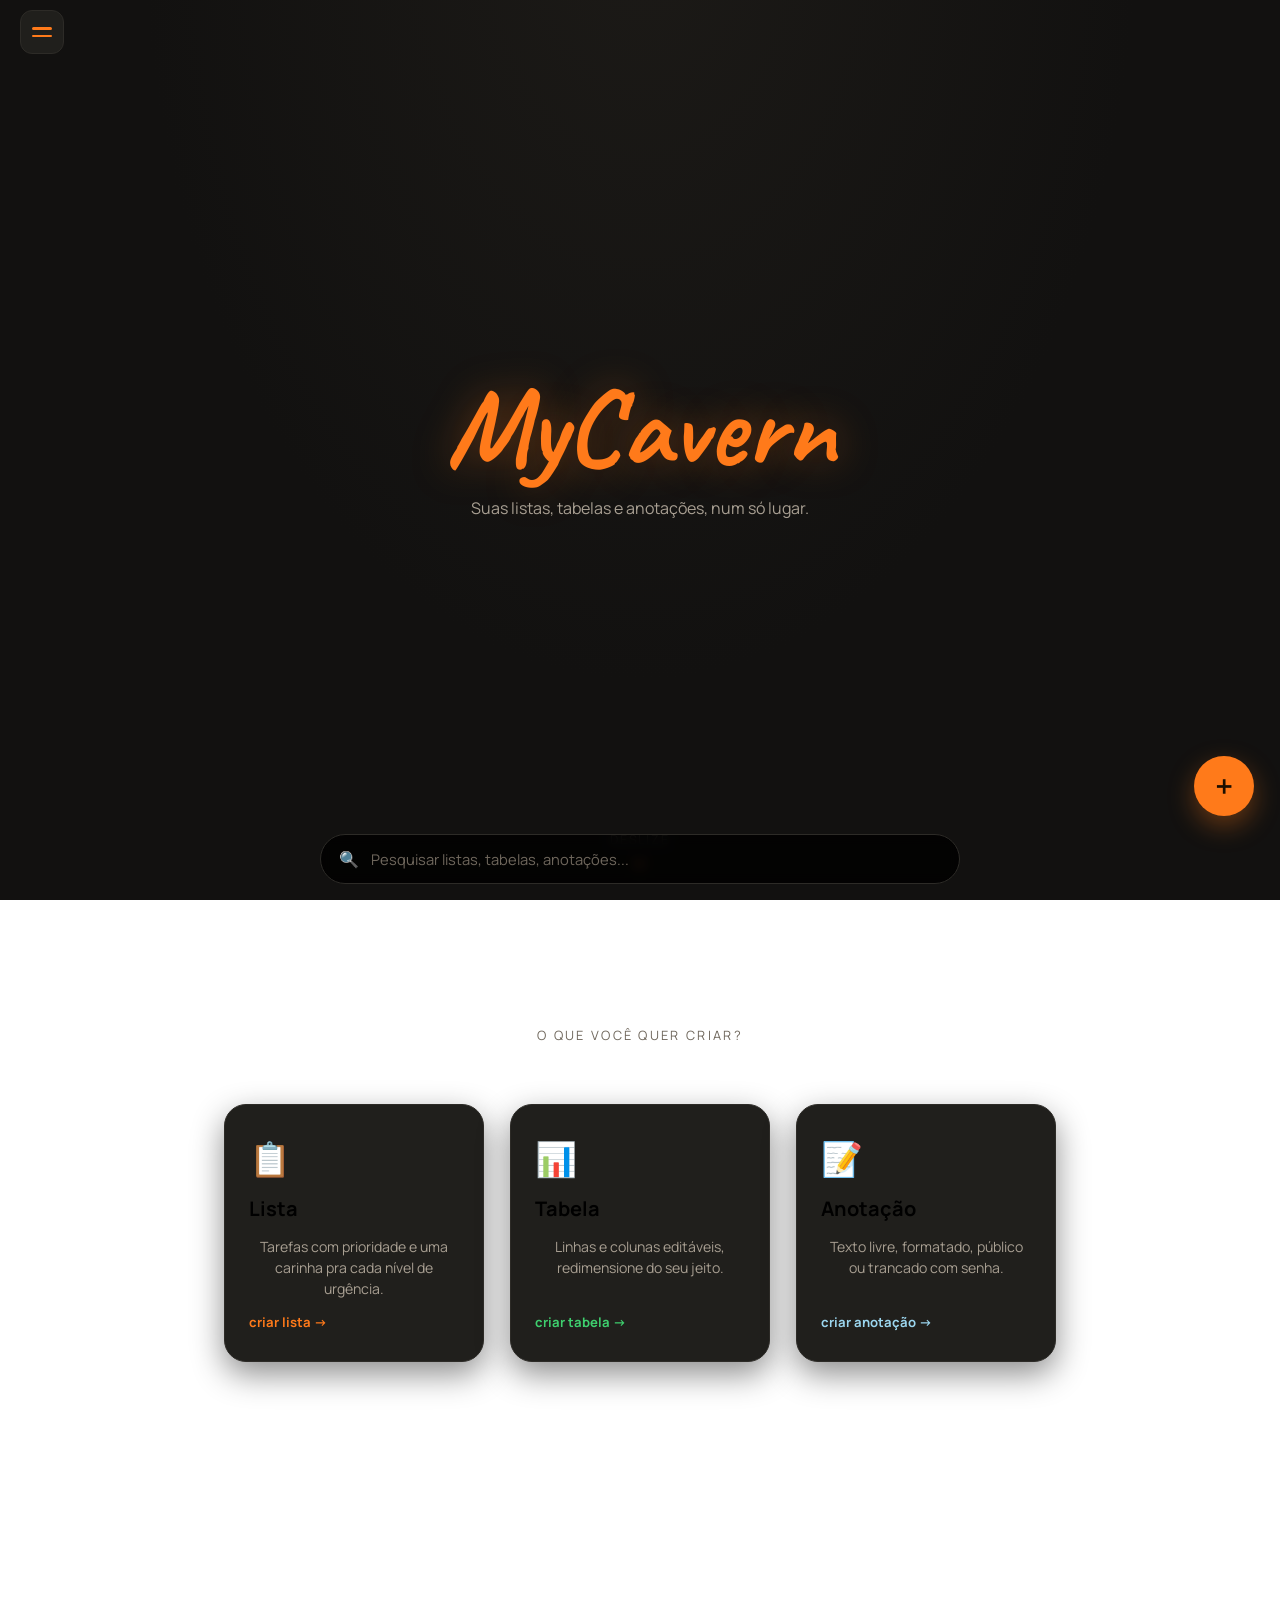
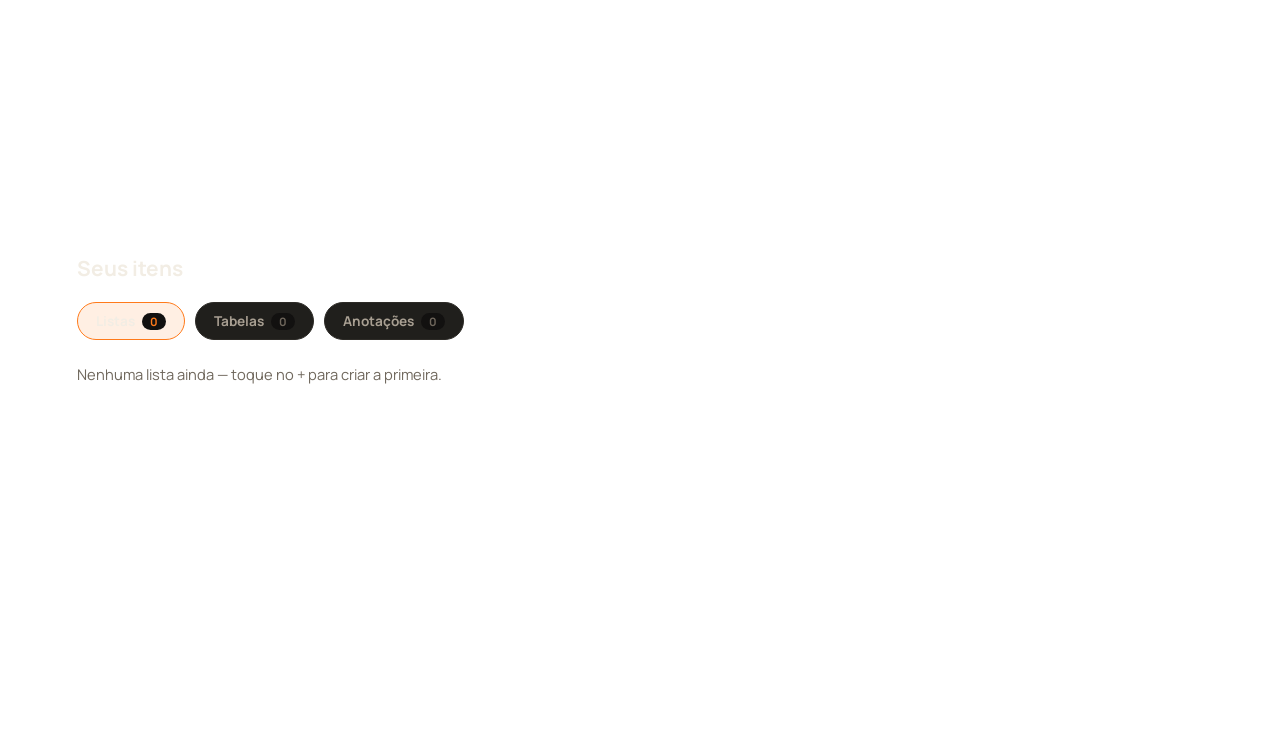
<file: index.html>
<!DOCTYPE html>
<html lang="pt-BR">
<head>
<meta charset="UTF-8">
<meta name="viewport" content="width=device-width, initial-scale=1.0">
<title>MyCavern</title>
<link rel="preconnect" href="https://fonts.googleapis.com">
<link href="https://fonts.googleapis.com/css2?family=Caveat:wght@600;700&family=Manrope:wght@400;500;600;700;800&family=JetBrains+Mono:wght@400;500;600&display=swap" rel="stylesheet">
<link rel="stylesheet" href="main.css">
</head>
<body>

<!-- ====== TOPBAR ====== -->
<div class="topbar">
  <button class="menu-btn" id="menuBtn"><span></span><span></span></button>
</div>

<!-- ====== OVERLAY (para fechar sidebar/modal clicando fora) ====== -->
<div class="overlay" id="overlay"></div>

<!-- ====== SIDEBAR ====== -->
<aside class="sidebar" id="sidebar">
  <div class="sidebar-head">MyCavern</div>

  <div class="sidebar-section" data-sec="recentes">
    <button class="sidebar-section-btn">Recentes <span class="ic">▾</span></button>
    <div class="sidebar-section-body" id="recentesBody"></div>
  </div>

  <div class="sidebar-section" data-sec="privado">
    <button class="sidebar-section-btn">Privado <span class="ic">▾</span></button>
    <div class="sidebar-section-body" id="privadoBody"></div>
  </div>

  <div class="sidebar-section" data-sec="calendario">
    <button class="sidebar-section-btn">Calendário <span class="ic">▾</span></button>
    <div class="sidebar-section-body" id="calendarioBody">
      <div class="calendar-header">
        <button id="calPrev">‹</button>
        <div class="calendar-title" id="calTitle"></div>
        <button id="calNext">›</button>
      </div>
      <div class="calendar-grid" id="calGrid"></div>
    </div>
  </div>

  <div class="sidebar-section" data-sec="calculadora">
    <button class="sidebar-section-btn">Calculadora <span class="ic">▾</span></button>
    <div class="sidebar-section-body" id="calculadoraBody">
      <div class="calc-display" id="calcDisplay">0</div>
      <div class="calc-buttons" id="calcButtons"></div>
      <div class="calc-history" id="calcHistory"></div>
    </div>
  </div>
</aside>

<!-- ====== MAIN ====== -->
<main>

  <!-- Hero com paralaxe -->
  <section class="hero">
    <div class="hero-title">MyCavern</div>
    <p class="hero-sub">Suas listas, tabelas e anotações, num só lugar.</p>
    <div class="scroll-cue"><span>deslize</span><span class="arrow"></span></div>
  </section>

  <!-- Cards de escolha (paralaxe scroll) -->
  <section class="picker-section">
    <div class="picker-eyebrow">o que você quer criar?</div>
    <div class="picker-cards">
      <button class="picker-card lista" data-type="lista">
        <span class="emoji">📋</span>
        <h3>Lista</h3>
        <p>Tarefas com prioridade e uma carinha pra cada nível de urgência.</p>
        <span class="go">criar lista →</span>
      </button>
      <button class="picker-card tabela" data-type="tabela">
        <span class="emoji">📊</span>
        <h3>Tabela</h3>
        <p>Linhas e colunas editáveis, redimensione do seu jeito.</p>
        <span class="go">criar tabela →</span>
      </button>
      <button class="picker-card nota" data-type="nota">
        <span class="emoji">📝</span>
        <h3>Anotação</h3>
        <p>Texto livre, formatado, público ou trancado com senha.</p>
        <span class="go">criar anotação →</span>
      </button>
    </div>
  </section>

  <!-- Workspace com abas -->
  <section class="workspace">
    <h2 class="workspace-title">Seus itens</h2>
    <div class="workspace-tabs" id="workspaceTabs"></div>
    <div class="workspace-empty" id="workspaceEmpty" style="display:none;"></div>
    <div class="item-grid" id="itemGrid"></div>
  </section>

</main>

<!-- ====== FAB (+) ====== -->
<button class="fab" id="fabBtn" title="Criar novo item">+</button>

<!-- ====== BARRA DE PESQUISA ====== -->
<div class="search-results" id="searchResults"></div>
<div class="search-bar">
  <span class="ic">🔍</span>
  <input type="text" id="searchInput" placeholder="Pesquisar listas, tabelas, anotações...">
</div>

<!-- ====== MODAL (banners de criação) ====== -->
<div class="modal-overlay" id="modalOverlay">
  <div class="modal" id="modal"></div>
</div>

<!-- ====== TOAST ====== -->
<div class="toast" id="toast"></div>

<script src="script.js"></script>
</body>
</html>
</file>
<file: main.css>
:root{
  --bg: #121110;
  --bg-soft: #1a1917;
  --bg-elevated: #201f1c;
  --border: #2d2b27;
  --border-soft: #26241f;
  --text: #f2ede4;
  --text-dim: #a89f92;
  --text-faint: #6f675c;
  --orange: #ff7a1a;
  --orange-dim: #d9660f;
  --orange-glow: rgba(255,122,26,.35);
  --green: #3ecf6e;
  --yellow: #f0c419;
  --red: #e8433d;
  --blue: #9bd6ef;
  --radius-lg: 22px;
  --radius-md: 14px;
  --radius-sm: 9px;
  --shadow: 0 12px 32px rgba(0,0,0,.45);
}
*{box-sizing:border-box;}
html,body{margin:0;padding:0;}
body{
  background: radial-gradient(ellipse at 50% -10%, #1c1a17 0%, var(--bg) 55%) fixed;
  color: var(--text);
  font-family:'Manrope', sans-serif;
  min-height:100vh;
  overflow-x:hidden;
  -webkit-font-smoothing:antialiased;
}
::selection{ background: var(--orange-glow); color:#fff; }
button{ font-family:inherit; cursor:pointer; }
input, select, textarea{ font-family:inherit; }
a{ color:inherit; }

/* ---------- Topbar ---------- */
.topbar{
  position:fixed; top:0; left:0; right:0; height:64px;
  display:flex; align-items:center; padding:0 20px;
  z-index:40; pointer-events:none;
}
.menu-btn{
  pointer-events:auto;
  width:44px; height:44px; border-radius:12px;
  background: var(--bg-elevated);
  border:1px solid var(--border);
  display:flex; flex-direction:column; align-items:center; justify-content:center; gap:5px;
  transition: background .2s, transform .2s;
}
.menu-btn:hover{ background:#2a2824; transform: translateY(-1px); }
.menu-btn span{ width:20px; height:2.5px; background:var(--orange); border-radius:2px; transition:.25s; }
.menu-btn.active span:nth-child(1){ transform: translateY(3.75px) rotate(45deg); }
.menu-btn.active span:nth-child(2){ transform: translateY(-3.75px) rotate(-45deg); }

/* ---------- Sidebar ---------- */
.sidebar{
  position:fixed; top:0; left:0; bottom:0; width:320px; max-width:86vw;
  background: var(--bg-soft);
  border-right:1px solid var(--border);
  z-index:50;
  transform: translateX(-100%);
  transition: transform .32s cubic-bezier(.65,0,.35,1);
  display:flex; flex-direction:column;
  overflow-y:auto;
}
.sidebar.open{ transform: translateX(0); }
.sidebar-head{
  padding:26px 22px 14px; font-family:'Caveat', cursive; font-size:2.1rem; color:var(--orange);
}
.sidebar-section{ border-top:1px solid var(--border-soft); }
.sidebar-section-btn{
  width:100%; text-align:left; background:none; border:none; color:var(--text);
  padding:16px 22px; font-size:.95rem; font-weight:700; letter-spacing:.02em;
  display:flex; align-items:center; justify-content:space-between;
}
.sidebar-section-btn .ic{ color:var(--orange); font-size:1.1rem; }
.sidebar-section-btn:hover{ background:var(--bg-elevated); }
.sidebar-section-body{
  max-height:0; overflow:hidden; transition: max-height .3s ease;
  padding:0 22px;
}
.sidebar-section.open .sidebar-section-body{ max-height:520px; padding-bottom:16px; overflow-y:auto;}
.recent-item, .private-item{
  display:flex; align-items:center; gap:10px; padding:9px 8px; border-radius:10px;
  font-size:.85rem; color:var(--text-dim); cursor:pointer;
}
.recent-item:hover, .private-item:hover{ background:var(--bg-elevated); color:var(--text); }
.empty-hint{ color:var(--text-faint); font-size:.82rem; padding:8px; }

/* ---------- Overlay ---------- */
.overlay{
  position:fixed; inset:0; background:rgba(0,0,0,.55); backdrop-filter: blur(2px);
  opacity:0; pointer-events:none; transition:opacity .25s; z-index:45;
}
.overlay.show{ opacity:1; pointer-events:auto; }

/* ---------- Hero ---------- */
.hero{
  min-height:100vh; display:flex; flex-direction:column; align-items:center; justify-content:center;
  text-align:center; position:relative; padding:40px 20px;
}
.hero-title{
  font-family:'Caveat', cursive; font-weight:700; color:var(--orange);
  font-size: clamp(3.2rem, 11vw, 7rem); margin: 6px 0 0; line-height:1;
  text-shadow: 0 0 40px var(--orange-glow);
}
.hero-sub{ color:var(--text-dim); margin-top:14px; font-size:1rem; max-width:420px; }
.scroll-cue{
  position:absolute; bottom:34px; left:50%; transform:translateX(-50%);
  color:var(--text-faint); font-size:.78rem; letter-spacing:.16em; text-transform:uppercase;
  display:flex; flex-direction:column; align-items:center; gap:8px;
}
.scroll-cue .arrow{ width:10px; height:10px; border-right:2px solid var(--orange); border-bottom:2px solid var(--orange); transform:rotate(45deg); animation: bob 1.6s ease-in-out infinite; }
@keyframes bob{ 0%,100%{ transform:rotate(45deg) translate(0,0);} 50%{ transform:rotate(45deg) translate(4px,4px);} }

/* ---------- Picker (parallax cards) ---------- */
.picker-section{
  min-height:100vh; padding: 14vh 6vw 16vh; display:flex; flex-direction:column; gap:60px; align-items:center;
}
.picker-eyebrow{ color:var(--text-faint); font-size:.8rem; letter-spacing:.18em; text-transform:uppercase; }
.picker-cards{ display:grid; grid-template-columns:repeat(3,minmax(200px,260px)); gap:26px; }
@media (max-width:820px){ .picker-cards{ grid-template-columns:1fr; } }
.picker-card{
  background:var(--bg-elevated); border:1px solid var(--border); border-radius: var(--radius-lg);
  padding:30px 24px; display:flex; flex-direction:column; gap:14px; align-items:flex-start;
  opacity:0; transform: translateY(60px); transition: opacity .7s ease, transform .7s ease, border-color .2s;
  box-shadow: var(--shadow);
}
.picker-card.in-view{ opacity:1; transform:translateY(0); }
.picker-card:hover{ border-color: var(--card-accent); }
.picker-card .emoji{ font-size:2.1rem; }
.picker-card h3{ margin:0; font-size:1.25rem; }
.picker-card p{ margin:0; color:var(--text-dim); font-size:.88rem; line-height:1.5; }
.picker-card .go{ margin-top:auto; font-size:.82rem; font-weight:700; color: var(--card-accent); }
.picker-card.lista{ --card-accent: var(--orange); }
.picker-card.tabela{ --card-accent: var(--green); }
.picker-card.nota{ --card-accent: var(--blue); }

/* ---------- Workspace ---------- */
.workspace{ min-height:60vh; padding: 6vh 6vw 22vh; }
.workspace-title{ font-size:1.3rem; margin:0 0 20px; color:var(--text); }
.workspace-tabs{ display:flex; gap:10px; margin-bottom:24px; flex-wrap:wrap; }
.workspace-tab{
  padding:9px 18px; border-radius:30px; border:1px solid var(--border); background:var(--bg-elevated);
  color:var(--text-dim); font-weight:700; font-size:.85rem; display:flex; align-items:center; gap:7px;
}
.workspace-tab .count{ background:var(--bg); border-radius:20px; padding:1px 8px; font-size:.72rem; color:var(--text-faint); }
.workspace-tab.active{ border-color:var(--orange); color:var(--text); background:rgba(255,122,26,.12); }
.workspace-tab.active .count{ color:var(--orange); }
.workspace-empty{ color:var(--text-faint); font-size:.92rem; }
.item-grid{ display:grid; grid-template-columns:repeat(auto-fill,minmax(230px,1fr)); gap:18px; }
.item-card{
  background:var(--bg-elevated); border:1px solid var(--border); border-radius:var(--radius-md);
  padding:18px; cursor:pointer; transition:border-color .2s, transform .2s;
  display:flex; flex-direction:column; gap:8px; position:relative;
}
.item-card:hover{ border-color:var(--orange); transform:translateY(-2px); }
.item-card-top{ display:flex; align-items:center; justify-content:space-between; }
.item-card-name{ font-weight:700; font-size:1rem; display:flex; align-items:center; gap:8px; }
.item-tag{ font-size:.7rem; padding:3px 9px; border-radius:20px; font-weight:700; letter-spacing:.03em; }
.item-tag.lista{ background:rgba(255,122,26,.15); color:var(--orange); }
.item-tag.tabela{ background:rgba(62,207,110,.15); color:var(--green); }
.item-tag.nota{ background:rgba(155,214,239,.15); color:var(--blue); }
.item-card-meta{ color:var(--text-faint); font-size:.78rem; }
.pin-badge{ position:absolute; top:14px; right:16px; color:var(--orange); font-size:.85rem; }

/* ---------- FAB ---------- */
.fab{
  position:fixed; right:26px; bottom:84px; width:60px; height:60px; border-radius:50%;
  background: var(--orange); border:none; color:#1a0e00; font-size:2rem; font-weight:600;
  display:flex; align-items:center; justify-content:center; box-shadow:0 10px 26px var(--orange-glow);
  z-index:41; transition: transform .2s, box-shadow .2s;
  line-height:0;
}
.fab:hover{ transform: scale(1.06) rotate(90deg); box-shadow:0 14px 34px var(--orange-glow); }

/* ---------- Search bar ---------- */
.search-bar{
  position:fixed; left:20px; right:20px; bottom:16px; height:50px; max-width:640px; margin:0 auto;
  background:rgba(0,0,0,.82); border:1px solid var(--border); border-radius:30px;
  display:flex; align-items:center; gap:10px; padding:0 18px; z-index:42; backdrop-filter: blur(6px);
}
.search-bar .ic{ color:var(--text-faint); font-size:1rem; flex-shrink:0; }
.search-bar input{ flex:1; background:none; border:none; color:#fff; font-size:.92rem; outline:none; min-width:0; }
.search-bar input::placeholder{ color:var(--text-faint); }
.search-results{
  position:fixed; left:20px; right:20px; bottom:74px; max-width:640px; margin:0 auto;
  max-height:280px; overflow-y:auto; background:var(--bg-elevated); border:1px solid var(--border);
  border-radius:16px; z-index:42; box-shadow:var(--shadow); display:none;
}
.search-results.show{ display:block; }
.search-result-row{ display:flex; gap:10px; align-items:center; padding:11px 16px; border-bottom:1px solid var(--border-soft); font-size:.85rem; }
.search-result-row:last-child{ border-bottom:none; }
.search-result-row:hover{ background:var(--bg-soft); }
.search-result-row .stag{ font-size:.68rem; color:var(--text-faint); margin-left:auto; }
.search-empty{ padding:14px 16px; color:var(--text-faint); font-size:.82rem; }

/* ---------- Modal (creation banners) ---------- */
.modal-overlay{
  position:fixed; inset:0; background:rgba(8,7,6,.68); backdrop-filter:blur(3px);
  display:flex; align-items:center; justify-content:center; z-index:60;
  opacity:0; pointer-events:none; transition:opacity .22s;
  padding:20px;
}
.modal-overlay.show{ opacity:1; pointer-events:auto; }
.modal{
  background: var(--bg-soft); border:1px solid var(--border); border-radius: var(--radius-lg);
  width:100%; max-width:560px; max-height:88vh; overflow-y:auto;
  padding:28px; box-shadow: var(--shadow); position:relative;
  transform: translateY(16px) scale(.98); transition: transform .22s;
}
.modal-overlay.show .modal{ transform: translateY(0) scale(1); }
.modal-title{ margin:0 0 4px; font-size:1.3rem; }
.modal-sub{ margin:0 0 22px; color:var(--text-dim); font-size:.86rem; }
.modal-close{
  position:absolute; top:20px; right:20px; background:none; border:none; color:var(--text-faint);
  font-size:1.3rem; line-height:1;
}
.modal-close:hover{ color:var(--text); }

.type-choice{ display:flex; gap:14px; flex-wrap:wrap; }
.type-btn{
  flex:1; min-width:140px; background:var(--bg-elevated); border:1.5px solid var(--border);
  border-radius:var(--radius-md); padding:22px 14px; display:flex; flex-direction:column; align-items:center; gap:10px;
  color:var(--text); transition: border-color .18s, transform .18s;
}
.type-btn .emoji{ font-size:2rem; }
.type-btn span.label{ font-weight:700; font-size:.95rem; }
.type-btn:hover{ transform:translateY(-3px); }
.type-btn.lista:hover{ border-color:var(--orange); }
.type-btn.tabela:hover{ border-color:var(--green); }
.type-btn.nota:hover{ border-color:var(--blue); }

.field{ margin-bottom:18px; }
.field label{ display:block; font-size:.82rem; color:var(--text-dim); margin-bottom:7px; font-weight:600; }
.field input[type=text], .field input[type=password], .field select{
  width:100%; background:var(--bg-elevated); border:1px solid var(--border); border-radius:10px;
  padding:11px 13px; color:var(--text); font-size:.95rem;
}
.field input:focus, .field select:focus{ outline:none; border-color:var(--orange); }

.priority-row{ display:flex; gap:10px; }
.priority-opt{
  flex:1; border:1.5px solid var(--border); border-radius:12px; padding:12px 8px; text-align:center;
  background:var(--bg-elevated); display:flex; flex-direction:column; align-items:center; gap:6px; color:var(--text-dim);
}
.priority-opt input{ display:none; }
.priority-opt .dot{ width:12px; height:12px; border-radius:50%; }
.priority-opt.baixa .dot{ background:var(--green); }
.priority-opt.media .dot{ background:var(--yellow); }
.priority-opt.urgente .dot{ background:var(--red); }
.priority-opt.selected{ color:var(--text); }
.priority-opt.baixa.selected{ border-color:var(--green); }
.priority-opt.media.selected{ border-color:var(--yellow); }
.priority-opt.urgente.selected{ border-color:var(--red); }

.type-toggle{ display:flex; gap:10px; }
.type-toggle button{
  flex:1; padding:10px; border-radius:10px; border:1.5px solid var(--border); background:var(--bg-elevated); color:var(--text-dim);
}
.type-toggle button.selected{ border-color:var(--orange); color:var(--text); }

.btn-primary{
  background:var(--orange); border:none; color:#1a0e00; font-weight:800; padding:12px 20px;
  border-radius:12px; font-size:.95rem; width:100%; margin-top:6px;
}
.btn-primary:hover{ background:var(--orange-dim); }
.btn-secondary{
  background:none; border:1px solid var(--border); color:var(--text-dim); padding:10px 16px; border-radius:10px; font-size:.85rem;
}
.btn-secondary:hover{ color:var(--text); border-color:var(--text-dim); }

/* ---------- Fullscreen viewer ---------- */
.fullscreen{ position:fixed; inset:0; background:var(--bg); z-index:70; overflow-y:auto; animation: fadeIn .18s ease; }
@keyframes fadeIn{ from{opacity:0;} to{opacity:1;} }
.fs-header{
  position:sticky; top:0; display:flex; align-items:center; gap:14px; padding:16px 20px;
  border-bottom:1px solid var(--border); background:var(--bg); z-index:3;
}
.fs-back{ background:var(--bg-elevated); border:1px solid var(--border); color:var(--orange); width:38px; height:38px; border-radius:10px; font-size:1.1rem; flex-shrink:0; }
.fs-back:hover{ border-color:var(--orange); }
.fs-title{ font-size:1.1rem; font-weight:800; flex:1; min-width:0; overflow:hidden; text-overflow:ellipsis; white-space:nowrap; }
.fs-actions{ display:flex; gap:8px; flex-shrink:0; }
.fs-actions button{ background:var(--bg-elevated); border:1px solid var(--border); color:var(--text-dim); width:36px; height:36px; border-radius:9px; }
.fs-actions button:hover{ color:var(--text); border-color:var(--text-dim); }
.fs-actions button.danger:hover{ color:var(--red); border-color:var(--red); }
.fs-body{ padding:22px clamp(16px,5vw,60px) 100px; }

/* ---------- Lista viewer ---------- */
.task-row{ display:flex; align-items:center; gap:10px; padding:9px 4px; border-bottom:1px solid var(--border-soft); }
.task-row input[type=checkbox]{ width:17px; height:17px; accent-color:var(--orange); }
.task-row span{ flex:1; color:#fff; }
.task-row.done span{ text-decoration:line-through; color:var(--text-faint); }
.task-row .del{ background:none; border:none; color:var(--text-faint); font-size:1rem; }
.task-row .del:hover{ color:var(--red); }
.add-task-row{ display:flex; gap:8px; margin-top:14px; }
.add-task-row input{ flex:1; background:var(--bg-elevated); border:1px solid var(--border); border-radius:10px; padding:11px 13px; color:#fff; }

/* ---------- Table editor ---------- */
.table-fs-layout{ display:flex; gap:18px; align-items:flex-start; }
.side-panel{
  width:250px; flex-shrink:0; background:var(--bg-elevated); border:1px solid var(--border);
  border-radius:14px; padding:16px; position:sticky; top:90px;
}
.side-panel.hidden{ display:none; }
.side-panel h4{ margin:0 0 10px; font-size:.9rem; color:var(--text-dim); text-transform:uppercase; letter-spacing:.06em; }
.side-panel .sp-emoji{ font-size:2.2rem; margin-bottom:6px; }
.side-panel .sp-row{ font-size:.82rem; color:var(--text-dim); margin-top:8px; line-height:1.5; word-break:break-word; }
.side-panel .sp-row strong{ color:var(--text); }
.table-main{ flex:1; min-width:0; }
.sheet-tabs{ display:flex; gap:6px; margin-bottom:12px; flex-wrap:wrap; align-items:center; }
.sheet-tab{ padding:7px 14px; border-radius:8px 8px 0 0; background:var(--bg-elevated); border:1px solid var(--border); border-bottom:none; font-size:.82rem; color:var(--text-dim); }
.sheet-tab.active{ color:var(--text); border-color:var(--green); }
.sheet-tab-add{ padding:7px 12px; border-radius:8px; background:none; border:1px dashed var(--border); color:var(--green); font-size:.85rem; }
.table-toolbar{ display:flex; gap:8px; margin-bottom:12px; flex-wrap:wrap; position:relative; }
.table-toolbar button{ background:var(--bg-elevated); border:1px solid var(--border); color:var(--text-dim); border-radius:8px; padding:7px 12px; font-size:.82rem; }
.table-toolbar button:hover{ color:var(--text); border-color:var(--green); }
.table-toolbar button.active{ border-color:var(--green); color:var(--text); }
.popover-wrap{ position:relative; }
.popover{
  position:absolute; top:calc(100% + 8px); left:0; background:var(--bg-elevated); border:1px solid var(--border);
  border-radius:12px; padding:14px; z-index:20; box-shadow:var(--shadow); display:none; min-width:210px;
}
.popover.show{ display:block; }
.popover .pop-title{ font-size:.68rem; text-transform:uppercase; letter-spacing:.08em; color:var(--text-faint); margin:12px 0 7px; }
.popover .pop-title:first-child{ margin-top:0; }
.swatches{ display:flex; flex-wrap:wrap; gap:8px; }
.swatch{ width:24px; height:24px; border-radius:50%; border:2px solid var(--border); padding:0; }
.swatch.active{ border-color:#fff; }
.swatch.add-custom{ background:var(--bg); color:var(--text-dim); font-size:.85rem; display:flex; align-items:center; justify-content:center; }
.scope-toggle{ display:flex; gap:6px; margin-top:10px; }
.scope-toggle button{ flex:1; font-size:.72rem; padding:7px; border-radius:7px; border:1px solid var(--border); background:var(--bg); color:var(--text-dim); }
.scope-toggle button.active{ border-color:var(--orange); color:var(--text); }
.icon-grid{ display:flex; flex-wrap:wrap; gap:7px; }
.icon-opt{ width:28px; height:28px; border-radius:7px; border:1px solid var(--border); background:var(--bg); font-size:.95rem; color:var(--text); }
.icon-opt:hover{ border-color:var(--text-dim); }
.type-grid{ display:flex; flex-direction:column; gap:6px; min-width:180px; }
.type-grid button{ text-align:left; padding:8px 10px; border-radius:8px; border:1px solid var(--border); background:var(--bg); color:var(--text-dim); font-size:.82rem; }
.type-grid button:hover{ color:var(--text); border-color:var(--green); }
.type-grid button.danger:hover{ color:var(--red); border-color:var(--red); }
.type-grid button.active-type{ border-color:var(--green); color:var(--text); }

.table-wrap{ overflow:auto; border:1px solid var(--border); border-radius:10px; }
.grid-table{ border-collapse:collapse; font-family:'JetBrains Mono', monospace; font-size:.85rem; }
.grid-table td{ border:1px solid var(--border-soft); padding:0; position:relative; background:var(--bg-elevated); }
.grid-table td .cell{ padding:7px 9px; outline:none; min-width:40px; height:100%; color:#fff; }
.grid-table td .cell.cell-num{ text-align:right; }
.grid-table td .cell:focus{ background:#26241f; }
.cell-date{ width:100%; background:transparent; border:none; color:#fff; padding:6px 8px; font-family:inherit; font-size:.82rem; }
.col-resizer{ position:absolute; top:0; right:0; width:6px; height:100%; cursor:col-resize; }
.col-resizer:hover{ background:var(--green); opacity:.4; }
.row-resizer{ position:absolute; left:0; bottom:0; width:100%; height:5px; cursor:row-resize; }
.row-resizer:hover{ background:var(--green); opacity:.4; }
.row-handle{ width:34px; text-align:center; background:var(--bg-soft); cursor:grab; user-select:none; position:relative; }
.row-handle .grip{ color:var(--text-faint); font-size:.8rem; letter-spacing:-2px; display:block; }
.row-handle .star{ color:var(--yellow); font-size:.8rem; position:absolute; top:2px; right:2px; cursor:pointer; }
.row-handle .rh-emoji{ font-size:.85rem; display:block; }
.row-handle .comment-dot{ width:7px; height:7px; border-radius:50%; background:#111; border:1px solid var(--text-faint); position:absolute; bottom:3px; right:3px; }
.calc-summary{ margin-top:10px; font-size:.78rem; color:var(--text-dim); }

.row-menu{
  position:fixed; background:var(--bg-elevated); border:1px solid var(--border); border-radius:12px;
  padding:8px; z-index:90; box-shadow:var(--shadow); min-width:200px;
}
.row-menu button{ display:flex; width:100%; align-items:center; gap:8px; padding:9px 10px; border-radius:8px; background:none; border:none; color:var(--text); font-size:.85rem; text-align:left; }
.row-menu button:hover{ background:var(--bg-soft); }
.row-menu textarea{ width:100%; background:var(--bg); border:1px solid var(--border); border-radius:8px; color:#fff; padding:8px; font-size:.82rem; margin:6px 0; resize:vertical; min-height:60px; }
.row-menu .rm-save{ background:var(--orange); color:#1a0e00; font-weight:700; justify-content:center; }
.row-menu .rm-emojis{ display:flex; flex-wrap:wrap; gap:6px; padding:4px; }
.row-menu .rm-emojis button{ width:32px; height:32px; font-size:1.1rem; justify-content:center; padding:0; }

/* ---------- Note editor ---------- */
.note-toolbar{ display:flex; flex-wrap:wrap; gap:7px; align-items:center; margin-bottom:12px; padding:9px; background:var(--bg-elevated); border:1px solid var(--border); border-radius:12px; position:relative; }
.note-toolbar select{ background:var(--bg); border:1px solid var(--border); color:var(--text); border-radius:7px; padding:6px 8px; font-size:.8rem; }
.note-toolbar input[type=number]{ width:52px; background:var(--bg); border:1px solid var(--border); color:var(--text); border-radius:7px; padding:6px 6px; font-size:.8rem; }
.note-toolbar button{ background:var(--bg); border:1px solid var(--border); color:var(--text-dim); border-radius:7px; padding:6px 10px; font-size:.85rem; min-width:34px; }
.note-toolbar button:hover{ color:var(--text); border-color:var(--blue); }
.note-toolbar button.active{ border-color:var(--orange); color:var(--text); background:rgba(255,122,26,.12); }
.note-toolbar .divider{ width:1px; height:22px; background:var(--border); margin:0 2px; }
.note-body{
  min-height:300px; background:var(--bg-elevated); border:1px solid var(--border); border-radius:12px; padding:18px;
  outline:none; line-height:1.6; font-size:.98rem; color:#fff;
}
.note-body img{ max-width:100%; border-radius:8px; margin:8px 0; }
.note-body ul, .note-body ol{ padding-left:1.4em; }
.note-body ul li, .note-body ol li{ margin:4px 0; }
.note-body h1{ font-size:1.8rem; margin:.6em 0 .3em; }
.note-body h2{ font-size:1.4rem; margin:.6em 0 .3em; }
.note-body h3{ font-size:1.15rem; margin:.5em 0 .3em; opacity:.92; }
.note-body p, .note-body div{ margin:.35em 0; }
.note-body .chk-line{ display:block; }
.note-body .chk-mark{ cursor:pointer; color:var(--orange); margin-right:5px; user-select:none; }

/* ---------- Calendar ---------- */
.calendar-header{ display:flex; align-items:center; justify-content:space-between; margin-bottom:10px; }
.calendar-header button{ background:var(--bg-elevated); border:1px solid var(--border); color:var(--orange); border-radius:8px; width:28px; height:28px; }
.calendar-title{ font-weight:700; font-size:.9rem; }
.calendar-grid{ display:grid; grid-template-columns:repeat(7,1fr); gap:4px; font-size:.75rem; text-align:center; }
.calendar-grid .dow{ color:var(--text-faint); padding:4px 0; }
.calendar-grid .day{ padding:7px 0; border-radius:7px; color:var(--text-dim); position:relative; cursor:default; }
.calendar-grid .day.today{ background:var(--orange); color:#1a0e00; font-weight:800; }
.calendar-grid .day.blank{ visibility:hidden; }
.calendar-grid .day.has-items{ cursor:pointer; color:var(--text); }
.calendar-grid .day .marker{ position:absolute; bottom:1px; left:50%; transform:translateX(-50%); width:4px; height:4px; border-radius:50%; background:var(--green); }
.calendar-grid .day.today .marker{ background:#1a0e00; }

/* ---------- Calculator ---------- */
.calc-display{ background:var(--bg-elevated); border:1px solid var(--border); border-radius:10px; padding:14px; text-align:right; font-family:'JetBrains Mono',monospace; font-size:1.4rem; margin-bottom:10px; word-break:break-all; }
.calc-buttons{ display:grid; grid-template-columns:repeat(4,1fr); gap:7px; }
.calc-buttons button{ background:var(--bg-elevated); border:1px solid var(--border); color:var(--text); border-radius:8px; padding:12px 0; font-size:.95rem; font-family:'JetBrains Mono',monospace; }
.calc-buttons button:hover{ border-color:var(--orange); }
.calc-buttons button.op{ color:var(--orange); }
.calc-buttons button.eq{ background:var(--orange); color:#1a0e00; font-weight:800; }
.calc-history{ margin-top:12px; max-height:110px; overflow-y:auto; font-size:.78rem; color:var(--text-faint); }
.calc-history div{ padding:3px 0; border-bottom:1px solid var(--border-soft); }

/* ---------- Toast ---------- */
.toast{
  position:fixed; bottom:82px; left:50%; transform:translateX(-50%) translateY(20px);
  background:var(--bg-elevated); border:1px solid var(--orange); color:var(--text);
  padding:11px 20px; border-radius:12px; font-size:.85rem; z-index:95; opacity:0; transition:.25s;
  max-width:90vw; text-align:center;
}
.toast.show{ opacity:1; transform:translateX(-50%) translateY(0); }

@media (max-width:640px){
  .side-panel{ width:100%; position:static; margin-bottom:16px; }
  .table-fs-layout{ flex-direction:column; }
}
</file>
